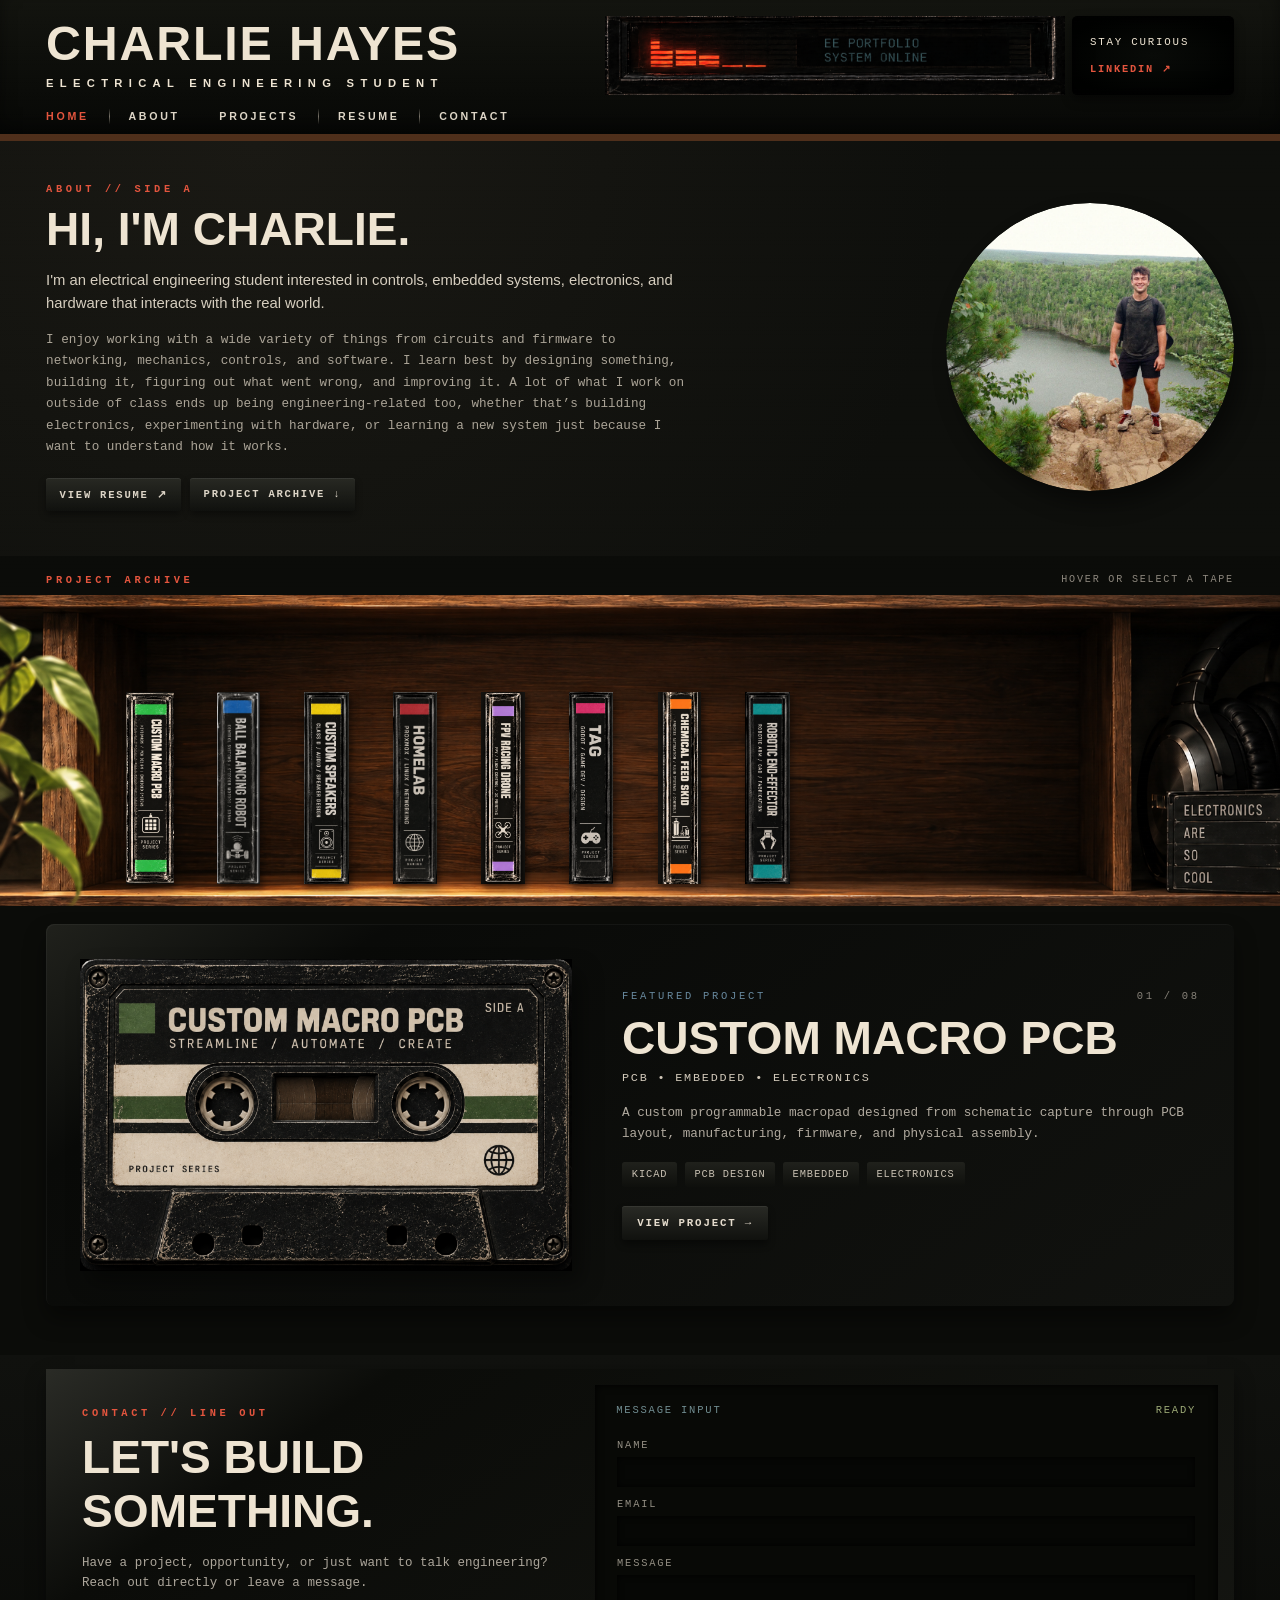
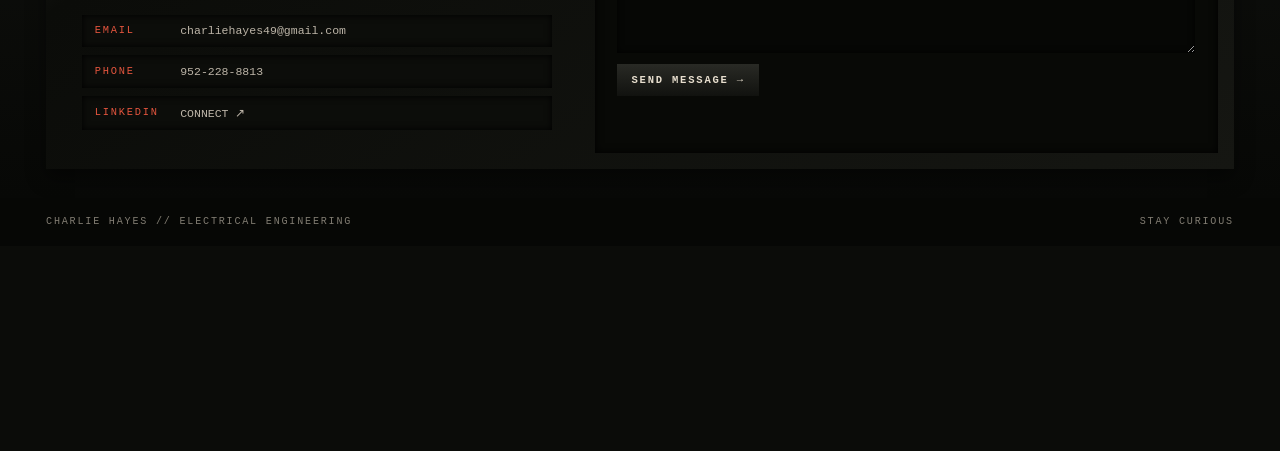
<file: index.html>
<!DOCTYPE html>
<html lang="en">

<head>
    <meta charset="UTF-8">

    <meta
        name="viewport"
        content="width=device-width, initial-scale=1.0"
    >

    <meta
        name="description"
        content="Charlie Hayes - Electrical Engineering portfolio."
    >

    <link rel="stylesheet" href="style.css">

    <title>Charlie Hayes | Electrical Engineering</title>
</head>


<body>


    <!-- =====================================================
         HEADER
         ===================================================== -->

    <header class="site-header">

        <div class="header-inner">

            <div class="header-top">

                <div class="name-area">

                    <h1>CHARLIE HAYES</h1>

                    <p>
                        ELECTRICAL ENGINEERING STUDENT
                    </p>

                </div>


                <div class="header-console">

                    <div class="display-image-wrapper">

                        <img
                            src="images/header/ee-portfolio-display.png"
                            alt="EE Portfolio System Online"
                            class="display-image"
                        >

                    </div>


                    <div class="header-side-box">

                        <p>
                            STAY CURIOUS
                        </p>

                        <a
                            href="https://www.linkedin.com/in/charlie-hayes-baa16534b/"
                            target="_blank"
                            rel="noopener noreferrer"
                        >
                            LINKEDIN ↗
                        </a>

                    </div>

                </div>

            </div>


            <nav class="main-nav">

                <a
                    href="index.html"
                    class="active"
                >
                    HOME
                </a>

                <a href="#about">
                    ABOUT
                </a>

                <a href="#projects">
                    PROJECTS
                </a>

                <a
                    href="assets/Charlie_Hayes_Resume.pdf"
                    target="_blank"
                    rel="noopener noreferrer"
                >
                    RESUME
                </a>

                <a href="#contact">
                    CONTACT
                </a>

            </nav>

        </div>

    </header>




    <main>


        <!-- =================================================
             ABOUT
             ================================================= -->

        <section
            class="about-section"
            id="about"
        >

            <div class="about-inner">

                <div class="about-copy">

                    <p class="section-label">
                        ABOUT // SIDE A
                    </p>

                    <h2>
                        HI, I'M CHARLIE.
                    </h2>

                    <p class="about-lead">

                        I'm an electrical engineering student interested in
                        controls, embedded systems, electronics, and hardware
                        that interacts with the real world.

                    </p>

                    <p class="about-body">

                        I enjoy working with a wide variety of things from
                        circuits and firmware to networking, mechanics,
                        controls, and software. I learn best by designing
                        something, building it, figuring out what went wrong,
                        and improving it. A lot of what I work on outside of
                        class ends up being engineering-related too, whether
                        that’s building electronics, experimenting with
                        hardware, or learning a new system just because I want
                        to understand how it works.

                    </p>


                    <div class="about-buttons">

                        <a
                            href="assets/Charlie_Hayes_Resume.pdf"
                            target="_blank"
                            rel="noopener noreferrer"
                            class="retro-button"
                        >
                            VIEW RESUME ↗
                        </a>

                        <a
                            href="#projects"
                            class="retro-button"
                        >
                            PROJECT ARCHIVE ↓
                        </a>

                    </div>

                </div>


                <div class="about-image-card">

                    <img
                        src="images/about/about-photo.jpeg"
                        alt="Charlie Hayes"
                    >

                </div>

            </div>

        </section>




        <!-- =================================================
             PROJECT ARCHIVE
             ================================================= -->

        <section
            class="projects-section"
            id="projects"
        >

            <div class="projects-heading">

                <p class="section-label">
                    PROJECT ARCHIVE
                </p>

                <p class="project-instruction">
                    HOVER OR SELECT A TAPE
                </p>

            </div>


            <div class="shelf-stage">

                <div class="cassette-row">


                    <!-- 1. MACRO PCB -->

                    <button
                        class="project-spine active"
                        data-project="macro"
                        type="button"
                        aria-label="Custom Macro PCB"
                    >

                        <img
                            src="images/cassettes/macro-spine.png"
                            alt="Custom Macro PCB cassette spine"
                        >

                    </button>



                    <!-- 2. BALL BALANCING ROBOT -->

                    <button
                        class="project-spine"
                        data-project="ballbalance"
                        type="button"
                        aria-label="Ball Balancing Robot"
                    >

                        <img
                            src="images/cassettes/ballbalance-spine.png"
                            alt="Ball Balancing Robot cassette spine"
                        >

                    </button>



                    <!-- 3. SPEAKERS -->

                    <button
                        class="project-spine"
                        data-project="speakers"
                        type="button"
                        aria-label="Custom Speakers"
                    >

                        <img
                            src="images/cassettes/speakers-spine.png"
                            alt="Custom Speakers cassette spine"
                        >

                    </button>



                    <!-- 4. HOMELAB -->

                    <button
                        class="project-spine"
                        data-project="homelab"
                        type="button"
                        aria-label="Custom Homelab"
                    >

                        <img
                            src="images/cassettes/homelab-spine.png"
                            alt="Custom Homelab cassette spine"
                        >

                    </button>



                    <!-- 5. FPV RACING DRONE -->

                    <button
                        class="project-spine"
                        data-project="drone"
                        type="button"
                        aria-label="FPV Racing Drone"
                    >

                        <img
                            src="images/cassettes/drone-spine.png"
                            alt="FPV Racing Drone cassette spine"
                        >

                    </button>



                    <!-- 6. TAG VIDEO GAME -->

                    <button
                        class="project-spine"
                        data-project="tag"
                        type="button"
                        aria-label="TAG Video Game"
                    >

                        <img
                            src="images/cassettes/tag-spine.png"
                            alt="TAG video game cassette spine"
                        >

                    </button>



                    <!-- 7. CHEMICAL FEED SKID -->

                    <button
                        class="project-spine"
                        data-project="skid"
                        type="button"
                        aria-label="Chemical Feed Skid"
                    >

                        <img
                            src="images/cassettes/skid-spine.png"
                            alt="Chemical Feed Skid cassette spine"
                        >

                    </button>



                    <!-- 8. ROBOT ARM TOOL -->

                    <button
                        class="project-spine"
                        data-project="robotarm"
                        type="button"
                        aria-label="Robotic Arm End Effector"
                    >

                        <img
                            src="images/cassettes/robotarm-spine.png"
                            alt="Robotic Arm End Effector cassette spine"
                        >

                    </button>

                </div>

            </div>

        </section>




        <!-- =================================================
             QUICK VIEW
             ================================================= -->

        <section class="project-preview">

            <div class="preview-image-area">

                <img
                    src="images/cassettes/macro-front.png"
                    alt="Custom Macro PCB cassette"
                    id="projectImage"
                    class="project-front-image"
                >

            </div>


            <div class="preview-info">

                <div class="preview-topline">

                    <span>
                        FEATURED PROJECT
                    </span>

                    <span id="projectNumber">
                        01 / 08
                    </span>

                </div>


                <h2 id="projectTitle">
                    CUSTOM MACRO PCB
                </h2>


                <p
                    class="project-category"
                    id="projectCategory"
                >
                    PCB • EMBEDDED • ELECTRONICS
                </p>


                <p
                    class="project-page-status"
                    id="projectPageStatus"
                ></p>


                <p
                    class="project-description"
                    id="projectDescription"
                >

                    A custom programmable macropad designed from schematic
                    capture through PCB layout, manufacturing, firmware,
                    and assembly.

                </p>


                <div
                    class="project-tags"
                    id="projectTags"
                >

                    <span>KICAD</span>
                    <span>PCB DESIGN</span>
                    <span>EMBEDDED</span>
                    <span>ELECTRONICS</span>

                </div>


                <a
                    href="projects/macro.html"
                    class="view-project"
                    id="projectLink"
                >
                    VIEW PROJECT →
                </a>

            </div>

        </section>




        <!-- =================================================
             CONTACT
             ================================================= -->

        <section
            class="contact-section"
            id="contact"
        >

            <div class="contact-console">

                <div class="contact-left">

                    <p class="section-label">
                        CONTACT // LINE OUT
                    </p>

                    <h2>
                        LET'S BUILD SOMETHING.
                    </h2>

                    <p>

                        Have a project, opportunity, or just want to talk
                        engineering? Reach out directly or leave a message.

                    </p>


                    <div class="contact-links">

                        <a href="mailto:charliehayes49@gmail.com">

                            <span>EMAIL</span>

                            <strong>
                                charliehayes49@gmail.com
                            </strong>

                        </a>


                        <a href="tel:+19522288813">

                            <span>PHONE</span>

                            <strong>
                                952-228-8813
                            </strong>

                        </a>


                        <a
                            href="https://www.linkedin.com/in/charlie-hayes-baa16534b/"
                            target="_blank"
                            rel="noopener noreferrer"
                        >

                            <span>LINKEDIN</span>

                            <strong>
                                CONNECT ↗
                            </strong>

                        </a>

                    </div>

                </div>



                <div class="message-panel">

                    <div class="message-header">

                        <span>
                            MESSAGE INPUT
                        </span>

                        <span class="ready">
                            READY
                        </span>

                    </div>


                    <form
                        action="https://formspree.io/f/mjyvadbp"
                        method="POST"
                    >

                        <input
                            type="hidden"
                            name="_subject"
                            value="New message from Charlie Hayes portfolio"
                        >


                        <label>

                            NAME

                            <input
                                type="text"
                                name="name"
                                required
                            >

                        </label>


                        <label>

                            EMAIL

                            <input
                                type="email"
                                name="email"
                                required
                            >

                        </label>


                        <label>

                            MESSAGE

                            <textarea
                                name="message"
                                rows="5"
                                required
                            ></textarea>

                        </label>


                        <button type="submit">
                            SEND MESSAGE →
                        </button>

                    </form>

                </div>

            </div>

        </section>




        <footer>

            <span>
                CHARLIE HAYES // ELECTRICAL ENGINEERING
            </span>

            <span>
                STAY CURIOUS
            </span>

        </footer>


    </main>



    <script src="script.js"></script>

</body>

</html>
</file>
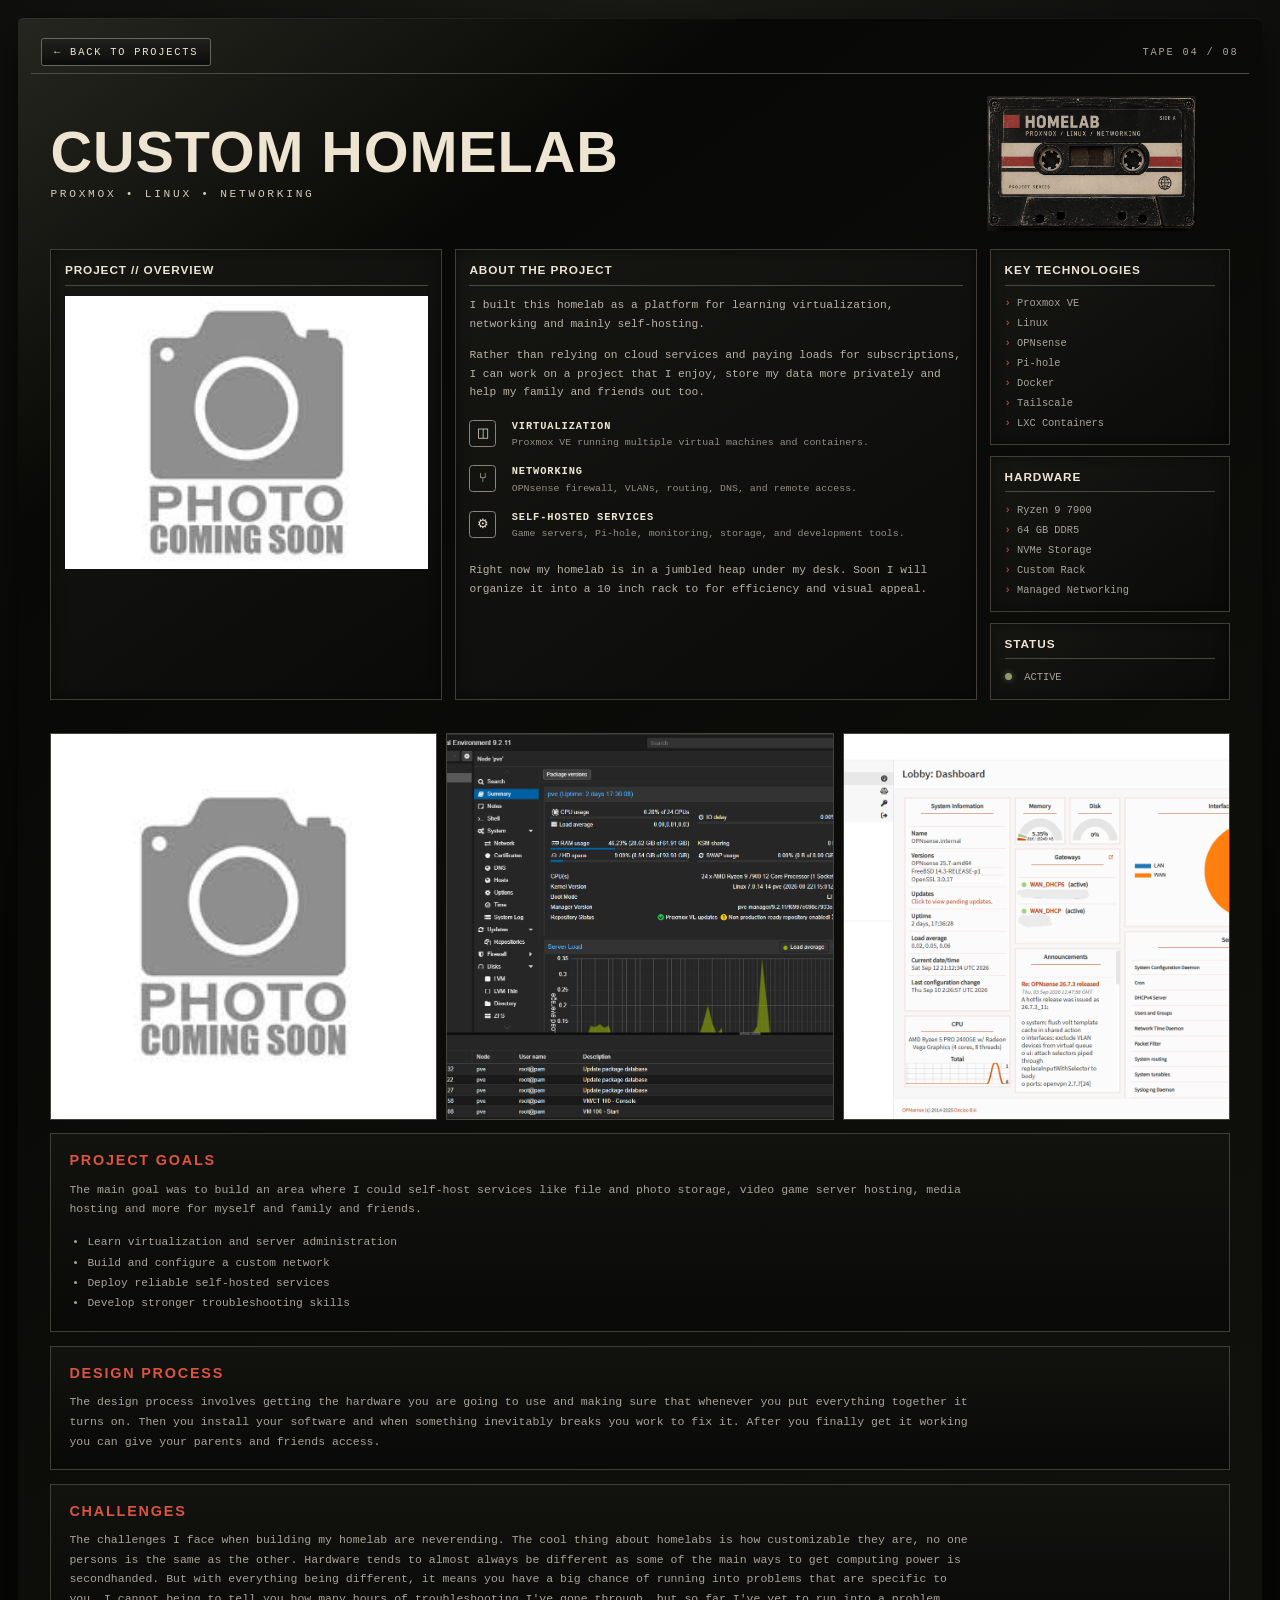
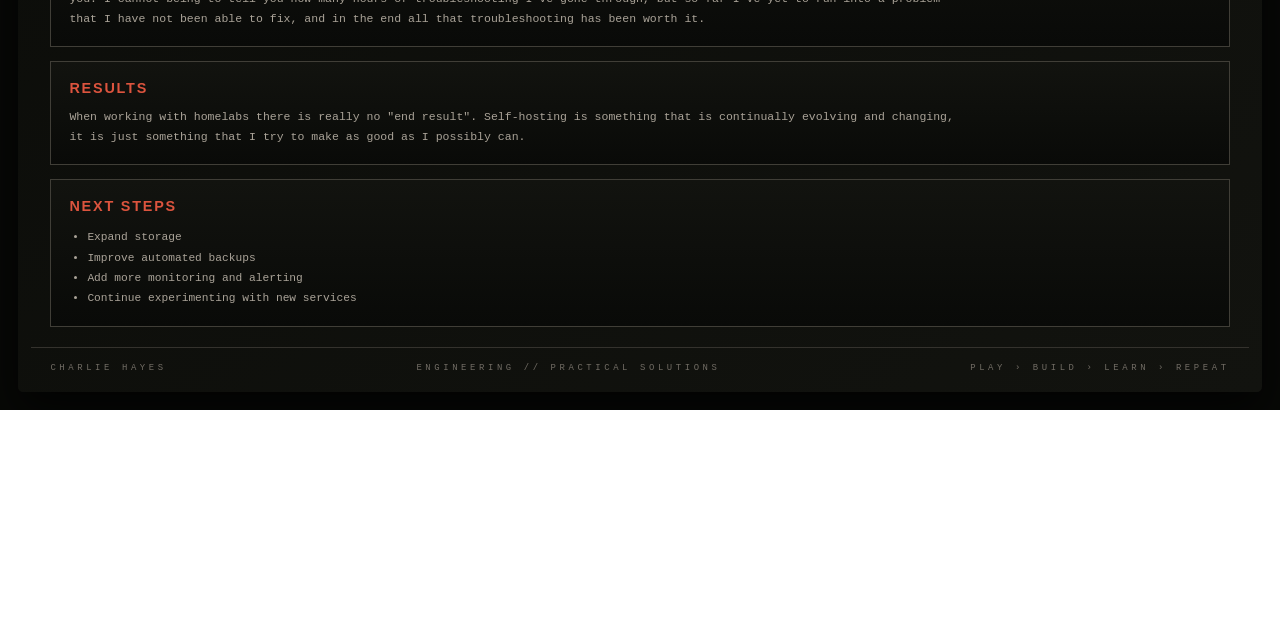
<file: projects/homelab.html>
<!DOCTYPE html>

<html lang="en">

<head>

    <meta charset="UTF-8">

    <meta
        name="viewport"
        content="width=device-width, initial-scale=1.0"
    >

    <link
        rel="stylesheet"
        href="project.css"
    >

    <title>
        Custom Homelab | Charlie Hayes
    </title>

</head>


<body>


    <main class="project-shell">


        <!-- =================================================
             TOP BAR
             ================================================= -->

        <div class="project-topbar">

            <a
                href="../index.html#projects"
                class="back-button"
            >
                ← BACK TO PROJECTS
            </a>


            <span class="tape-counter">
                TAPE 04 / 08
            </span>

        </div>




        <!-- =================================================
             PROJECT TITLE
             ================================================= -->

        <header class="project-heading">

            <div>

                <h1>
                    CUSTOM HOMELAB
                </h1>

                <p class="project-subtitle">
                    PROXMOX • LINUX • NETWORKING
                </p>

            </div>


            <img
                src="../images/cassettes/homelab-front.png"
                alt="Custom Homelab cassette"
                class="heading-cassette"
            >

        </header>




        <!-- =================================================
              CONTENT
             ================================================= -->

        <div class="project-grid">


            <!-- HERO IMAGE -->

            <section class="project-panel">

                <h2 class="panel-heading">
                    PROJECT // OVERVIEW
                </h2>


                <div class="project-hero">

                    <!-- Replace this with your own project photo -->

                    <img
                        src="../images/projects/homelab/main.jpg"
                        alt="Custom homelab server rack"
                    >

                </div>

            </section>




            <!-- ABOUT -->

            <section class="project-panel about-project">

                <h2 class="panel-heading">
                    ABOUT THE PROJECT
                </h2>


                <p>

                    I built this homelab as a platform for learning
                    virtualization, networking and mainly self-hosting.

                </p>


                <p>

                    Rather than relying on cloud services and paying loads
                    for subscriptions, I can work on a project that I enjoy,
                    store my data more privately and help my family and 
                    friends out too. 

                </p>



                <div class="feature-list">


                    <div class="feature">

                        <div class="feature-icon">
                            ◫
                        </div>

                        <div>

                            <strong>
                                VIRTUALIZATION
                            </strong>

                            <p>
                                Proxmox VE running multiple virtual
                                machines and containers.
                            </p>

                        </div>

                    </div>



                    <div class="feature">

                        <div class="feature-icon">
                            ⑂
                        </div>

                        <div>

                            <strong>
                                NETWORKING
                            </strong>

                            <p>
                                OPNsense firewall, VLANs, routing,
                                DNS, and remote access.
                            </p>

                        </div>

                    </div>



                    <div class="feature">

                        <div class="feature-icon">
                            ⚙
                        </div>

                        <div>

                            <strong>
                                SELF-HOSTED SERVICES
                            </strong>

                            <p>
                                Game servers, Pi-hole, monitoring,
                                storage, and development tools.
                            </p>

                        </div>

                    </div>


                </div>

                <p>

                    <br>
                    Right now my homelab is in a jumbled heap under my desk. Soon I will organize it into a 10 inch rack
                    to for efficiency and visual appeal. 

                </p>

            </section>




            <!-- SIDEBAR -->

            <aside class="sidebar">


                <section class="project-panel">

                    <h2 class="panel-heading">
                        KEY TECHNOLOGIES
                    </h2>

                    <ul class="sidebar-list">

                        <li>
                            Proxmox VE
                        </li>

                        <li>
                            Linux
                        </li>

                        <li>
                            OPNsense
                        </li>

                        <li>
                            Pi-hole
                        </li>

                        <li>
                            Docker
                        </li>

                        <li>
                            Tailscale
                        </li>

                        <li>
                            LXC Containers
                        </li>

                    </ul>

                </section>



                <section class="project-panel">

                    <h2 class="panel-heading">
                        HARDWARE
                    </h2>

                    <ul class="sidebar-list">

                        <li>
                            Ryzen 9 7900
                        </li>

                        <li>
                            64 GB DDR5
                        </li>

                        <li>
                            NVMe Storage
                        </li>

                        <li>
                            Custom Rack
                        </li>

                        <li>
                            Managed Networking
                        </li>

                    </ul>

                </section>



                <section class="project-panel status-panel">

                    <h2 class="panel-heading">
                        STATUS
                    </h2>

                    <p>
                        <span class="status-light"></span>

                        ACTIVE
                    </p>

                </section>


            </aside>


        </div>




        <!-- =================================================
             LOWER INFORMATION
             ================================================= -->

        <div class="project-lower">


            




            <!-- GALLERY -->

            <div class="gallery-grid">


                <div class="gallery-card">

                    <img
                        src="../images/projects/homelab/gallery-1.jpg"
                        alt="Homelab rack"
                    >

                </div>


                <div class="gallery-card">

                    <img
                        src="../images/projects/homelab/gallery-2.png"
                        alt="Homelab networking"
                    >

                </div>


                <div class="gallery-card">

                    <img
                        src="../images/projects/homelab/gallery-3.png"
                        alt="Homelab hardware"
                    >

                </div>


            </div>




            <!-- =================================================
                 PROJECT GOALS
                 ================================================= -->

            <section class="project-section">

                <h2>
                    PROJECT GOALS
                </h2>


                <p>

                    The main goal was to build an area where I could self-host services
                    like file and photo storage, video game server hosting, media hosting 
                    and more for myself and family and friends. 

                </p>


                <ul>

                    <li>
                        Learn virtualization and server administration
                    </li>

                    <li>
                        Build and configure a custom network
                    </li>

                    <li>
                        Deploy reliable self-hosted services
                    </li>

                    <li>
                        Develop stronger troubleshooting skills
                    </li>

                </ul>

            </section>




            <!-- =================================================
                 DESIGN PROCESS
                 ================================================= -->

            <section class="project-section">

                <h2>
                    DESIGN PROCESS
                </h2>


                <p>

                    The design process involves getting the hardware you are going to use
                    and making sure that whenever you put everything together it turns on.
                    Then you install your software and when something inevitably breaks
                    you work to fix it. After you finally get it working you can give your
                    parents and friends access.

                </p>

            </section>




            <!-- =================================================
                 CHALLENGES
                 ================================================= -->

            <section class="project-section">

                <h2>
                    CHALLENGES
                </h2>


                <p>

                    The challenges I face when building my homelab are neverending.
                    The cool thing about homelabs is how customizable they are,
                    no one persons is the same as the other. Hardware tends to almost 
                    always be different as some of the main ways to get computing power is
                    secondhanded. But with everything being different, it means you have a 
                    big chance of running into problems that are specific to you. I cannot 
                    being to tell you how many hours of troubleshooting I've gone through, 
                    but so far I've yet to run into a problem that I have not been able to fix, and
                    in the end all that troubleshooting has been worth it.

                </p>

            </section>




            <!-- =================================================
                 RESULTS
                 ================================================= -->

            <section class="project-section">

                <h2>
                    RESULTS
                </h2>


                <p>

                    When working with homelabs there is really no "end result".
                    Self-hosting is something that is continually evolving and 
                    changing, it is just something that I try to make as 
                    good as I possibly can. 

                </p>

            </section>




            <!-- =================================================
                 FUTURE IMPROVEMENTS
                 ================================================= -->

            <section class="project-section">

                <h2>
                    NEXT STEPS
                </h2>


                <ul>

                    <li>
                        Expand storage
                    </li>

                    <li>
                        Improve automated backups
                    </li>

                    <li>
                        Add more monitoring and alerting
                    </li>

                    <li>
                        Continue experimenting with new services
                    </li>

                </ul>

            </section>


        </div>




        <!-- =================================================
             FOOTER
             ================================================= -->

        <footer class="project-footer">

            <span>
                CHARLIE HAYES
            </span>

            <span>
                ENGINEERING // PRACTICAL SOLUTIONS
            </span>

            <span>
                PLAY › BUILD › LEARN › REPEAT
            </span>

        </footer>


    </main>


</body>

</html>
</file>
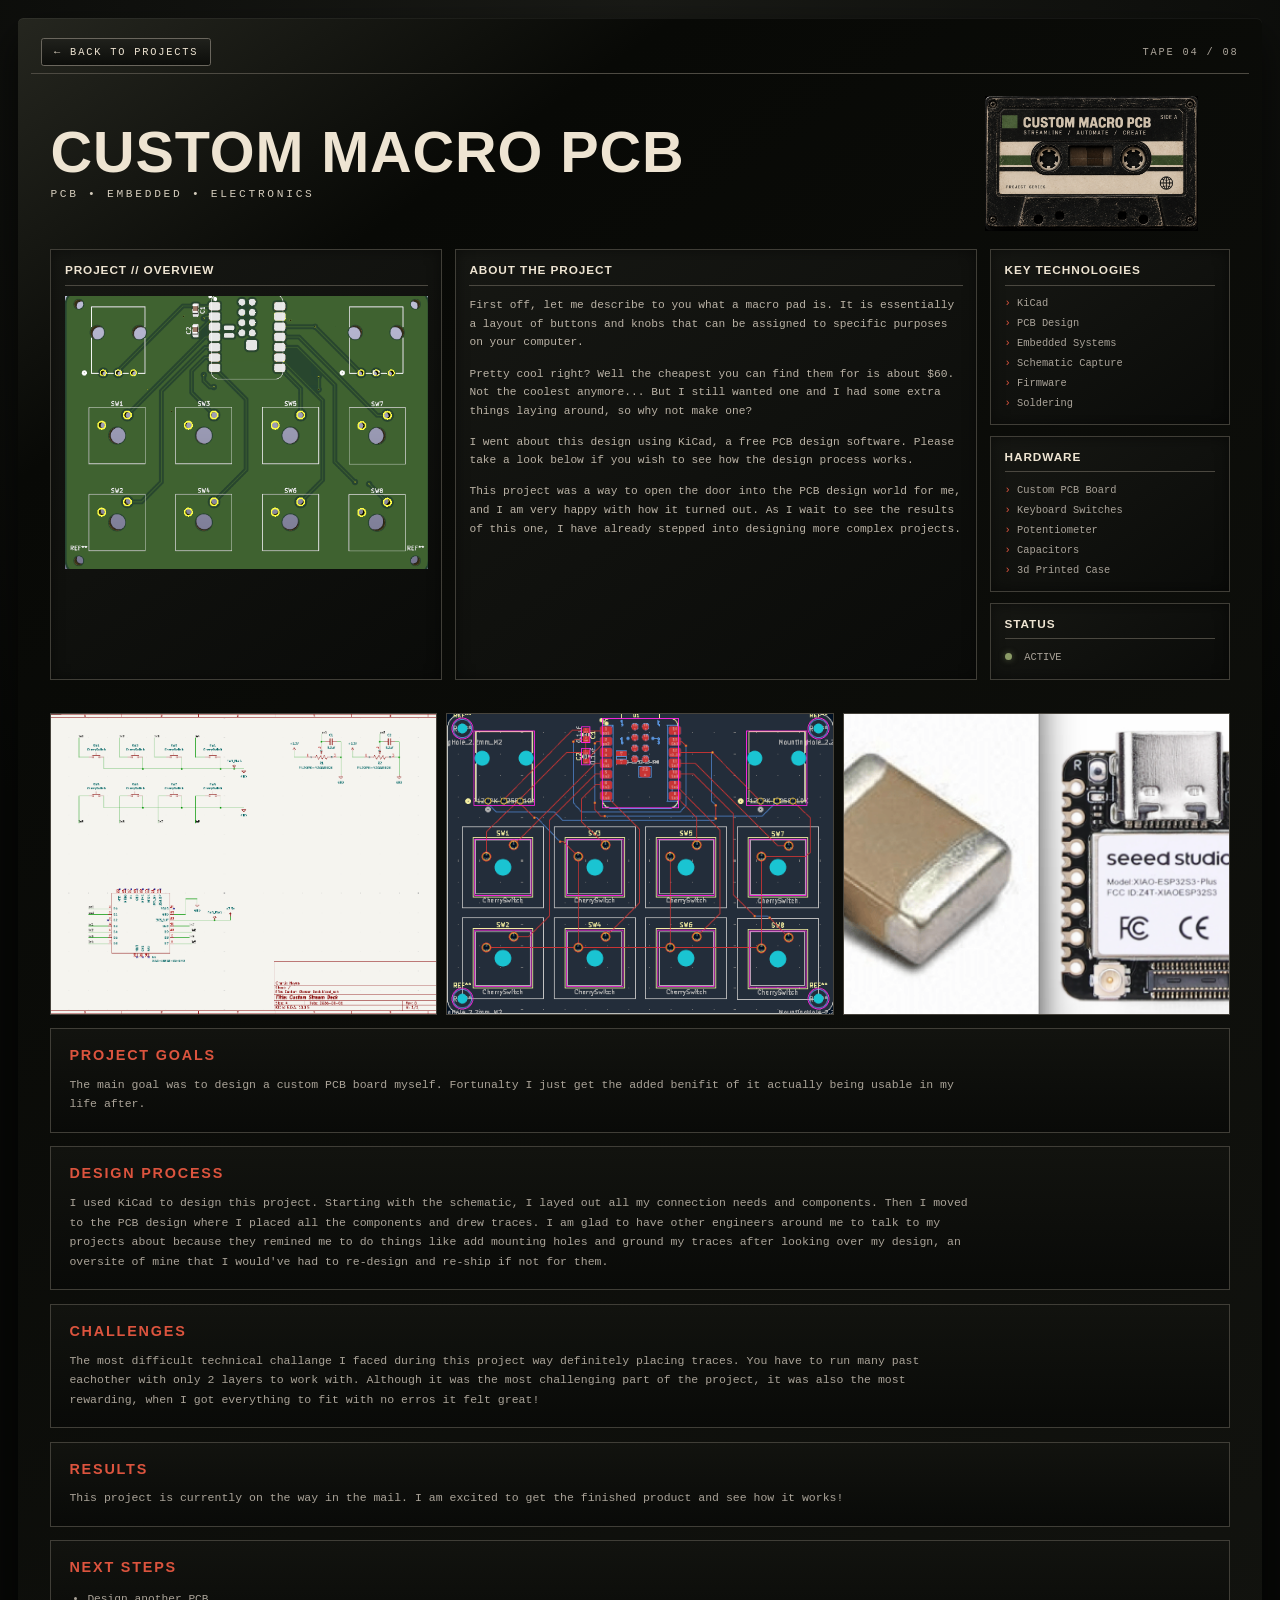
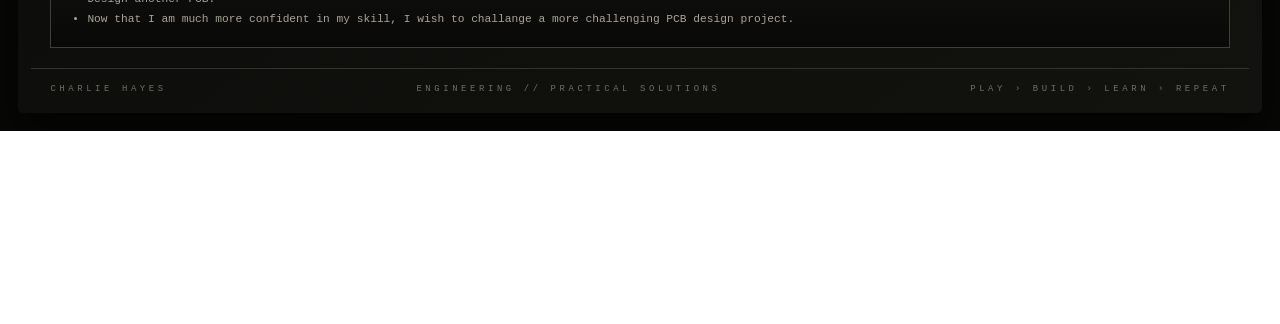
<file: projects/macro.html>
<!DOCTYPE html>

<html lang="en">

<head>

    <meta charset="UTF-8">

    <meta
        name="viewport"
        content="width=device-width, initial-scale=1.0"
    >

    <link
        rel="stylesheet"
        href="project.css"
    >

    <title>
        CUSTOM MACRO PCB | Charlie Hayes
    </title>

</head>


<body>


    <main class="project-shell">


        <!-- =================================================
             TOP BAR
             ================================================= -->

        <div class="project-topbar">

            <a
                href="../index.html#projects"
                class="back-button"
            >
                ← BACK TO PROJECTS
            </a>


            <span class="tape-counter">
                TAPE 04 / 08
            </span>

        </div>




        <!-- =================================================
             PROJECT TITLE
             ================================================= -->

        <header class="project-heading">

            <div>

                <h1>
                    CUSTOM MACRO PCB
                </h1>

                <p class="project-subtitle">
                    PCB • EMBEDDED • ELECTRONICS
                </p>

            </div>


            <img
                src="../images/cassettes/macro-front.png"
                alt="Custom Homelab cassette"
                class="heading-cassette"
            >

        </header>




        <!-- =================================================
             MAIN CONTENT
             ================================================= -->

        <div class="project-grid">


            <!-- HERO IMAGE -->

            <section class="project-panel">

                <h2 class="panel-heading">
                    PROJECT // OVERVIEW
                </h2>


                <div class="project-hero">

                    <!-- Replace this with your own project photo -->

                    <img
                        src="../images/projects/macro/main.png"
                        alt="Custom homelab server rack"
                    >

                </div>

            </section>




            <!-- ABOUT -->

            <section class="project-panel about-project">

                <h2 class="panel-heading">
                    ABOUT THE PROJECT
                </h2>


                <p>

                    First off, let me describe to you what a macro pad is. It is essentially
                    a layout of buttons and knobs that can be assigned to specific purposes
                    on your computer.

                </p>


                <p>

                    Pretty cool right? Well the cheapest you can find them for is about $60. 
                    Not the coolest anymore... But I still wanted one and I had some extra
                    things laying around, so why not make one?

                </p>

                <p>

                    I went about this design using KiCad, a free PCB design software. Please 
                    take a look below if you wish to see how the design process works. 

                </p>

                <p>

                    This project was a way to open the door into the PCB design world for me, 
                    and I am very happy with how it turned out. As I wait to see the results 
                    of this one, I have already stepped into designing more complex projects.

                </p>

               </section>

            <!-- SIDEBAR -->

            <aside class="sidebar">


                <section class="project-panel">

                    <h2 class="panel-heading">
                        KEY TECHNOLOGIES
                    </h2>

                    <ul class="sidebar-list">

                        <li>
                            KiCad
                        </li>

                        <li>
                            PCB Design
                        </li>

                        <li>
                            Embedded Systems
                        </li>

                        <li>
                            Schematic Capture
                        </li>

                        <li>
                            Firmware
                        </li>

                        <li>
                            Soldering
                        </li>
                            

                    </ul>

                </section>



                <section class="project-panel">

                    <h2 class="panel-heading">
                        HARDWARE
                    </h2>

                    <ul class="sidebar-list">

                        <li>
                            Custom PCB Board
                        </li>

                        <li>
                            Keyboard Switches
                        </li>

                        <li>
                            Potentiometer
                        </li>

                        <li>
                            Capacitors
                        </li>

                        <li>
                            3d Printed Case
                        </li>

                    </ul>

                </section>



                <section class="project-panel status-panel">

                    <h2 class="panel-heading">
                        STATUS
                    </h2>

                    <p>
                        <span class="status-light"></span>

                        ACTIVE
                    </p>

                </section>


            </aside>


        </div>




        <!-- =================================================
             LOWER INFORMATION
             ================================================= -->

        <div class="project-lower">


            




            <!-- GALLERY -->

            <div class="gallery-grid">


                <div class="gallery-card">

                    <img
                        src="../images/projects/macro/gallery-1.png"
                        alt="Homelab rack"
                    >

                </div>


                <div class="gallery-card">

                    <img
                        src="../images/projects/macro/gallery-2.png"
                        alt="Homelab networking"
                    >

                </div>


                <div class="gallery-card">

                    <img
                        src="../images/projects/macro/gallery-3.png"
                        alt="Homelab hardware"
                    >

                </div>


            </div>




            <!-- =================================================
                 PROJECT GOALS
                 ================================================= -->

            <section class="project-section">

                <h2>
                    PROJECT GOALS
                </h2>


                <p>

                    The main goal was to design a custom PCB board
                    myself. Fortunalty I just get the added benifit 
                    of it actually being usable in my life after. 
                    

                </p>


              

            </section>




            <!-- =================================================
                 DESIGN PROCESS
                 ================================================= -->

            <section class="project-section">

                <h2>
                    DESIGN PROCESS
                </h2>


                <p>

                    I used KiCad to design this project. Starting
                    with the schematic, I layed out all my connection 
                    needs and components. Then I moved to the PCB design 
                    where I placed all the components and drew traces.
                    I am glad to have other engineers around me to talk to
                    my projects about because they remined me to do things like 
                    add mounting holes and ground my traces after looking over 
                    my design, an oversite of mine that I would've had to 
                    re-design and re-ship if not for them. 

                </p>

            </section>




            <!-- =================================================
                 CHALLENGES
                 ================================================= -->

            <section class="project-section">

                <h2>
                    CHALLENGES
                </h2>


                <p>

                    The most difficult technical challange I faced during 
                    this project way definitely placing traces. You have to run 
                    many past eachother with only 2 layers to work with. Although it
                    was the most challenging part of the project, it was also the 
                    most rewarding, when I got everything to fit with no erros
                    it felt great!

                </p>

            </section>




            <!-- =================================================
                 RESULTS
                 ================================================= -->

            <section class="project-section">

                <h2>
                    RESULTS
                </h2>


                <p>

                    This project is currently on the way in the mail.
                    I am excited to get the finished product and 
                    see how it works!

                </p>

            </section>




            <!-- =================================================
                 FUTURE IMPROVEMENTS
                 ================================================= -->

            <section class="project-section">

                <h2>
                    NEXT STEPS
                </h2>


                <ul>

                    <li>
                        Design another PCB. 
                    </li>

                    <li>
                        Now that I am much more confident in my skill, I wish
                        to challange a more challenging PCB design project. 
                    </li>

                  

                </ul>

            </section>


        </div>




        <!-- =================================================
             FOOTER
             ================================================= -->

        <footer class="project-footer">

            <span>
                CHARLIE HAYES
            </span>

            <span>
                ENGINEERING // PRACTICAL SOLUTIONS
            </span>

            <span>
                PLAY › BUILD › LEARN › REPEAT
            </span>

        </footer>


    </main>


</body>

</html>
</file>
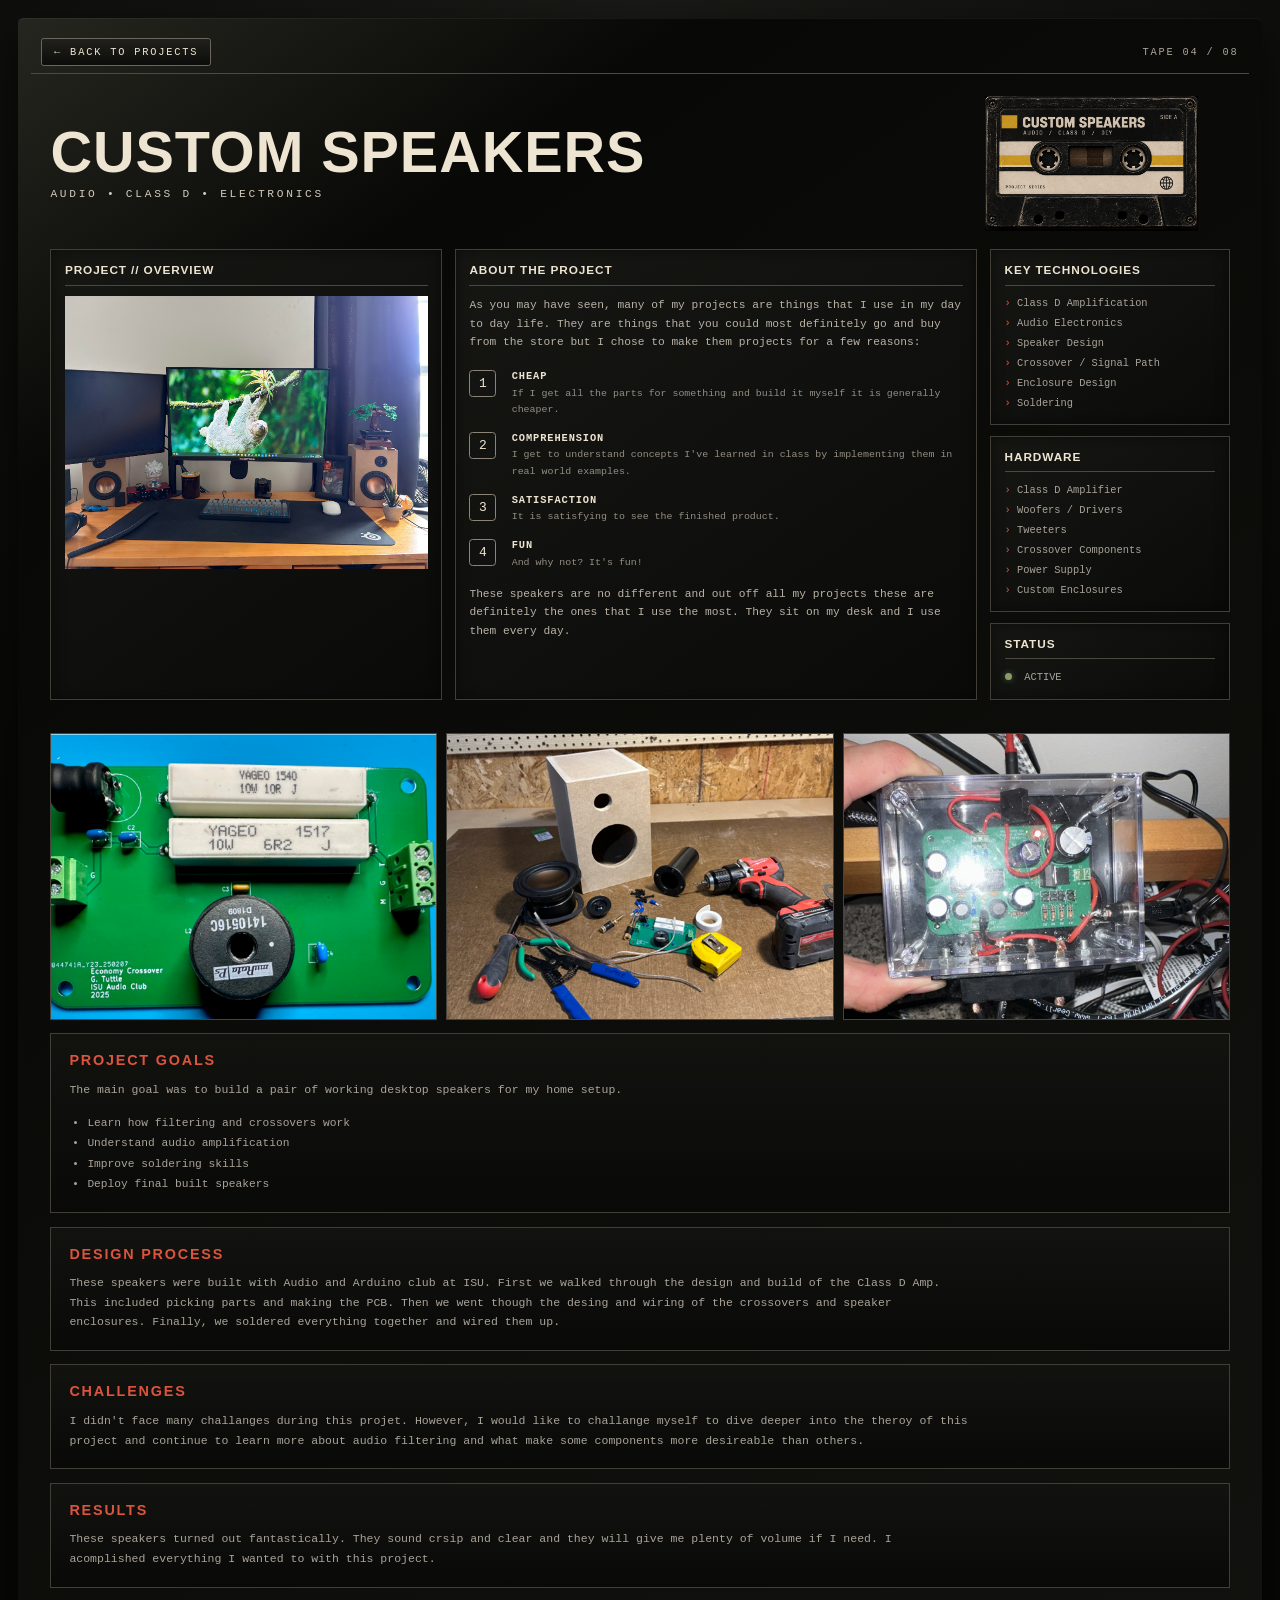
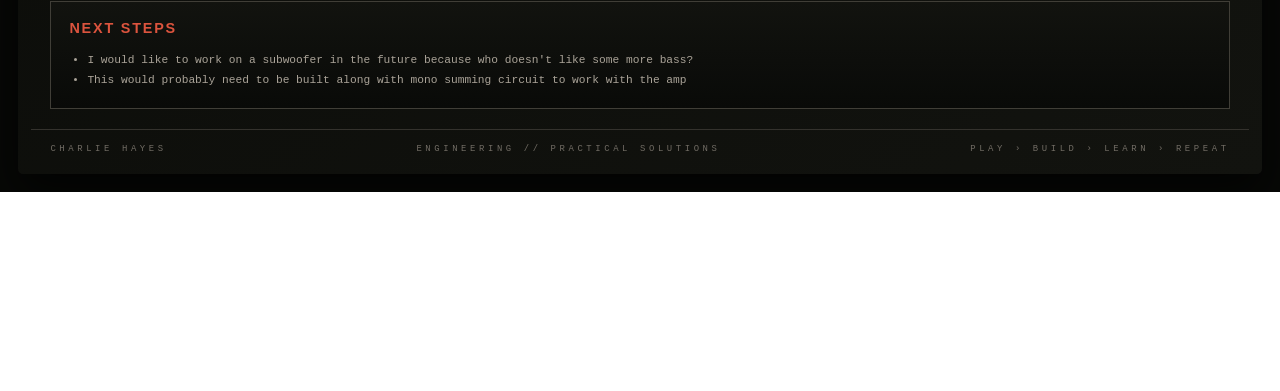
<file: projects/speakers.html>
<!DOCTYPE html>

<html lang="en">

<head>

    <meta charset="UTF-8">

    <meta
        name="viewport"
        content="width=device-width, initial-scale=1.0"
    >

    <link
        rel="stylesheet"
        href="project.css"
    >

    <title>
        Custom Speakers | Charlie Hayes
    </title>

</head>


<body>


    <main class="project-shell">


        <!-- =================================================
             TOP BAR
             ================================================= -->

        <div class="project-topbar">

            <a
                href="../index.html#projects"
                class="back-button"
            >
                ← BACK TO PROJECTS
            </a>


            <span class="tape-counter">
                TAPE 04 / 08
            </span>

        </div>




        <!-- =================================================
             PROJECT TITLE
             ================================================= -->

        <header class="project-heading">

            <div>

                <h1>
                    CUSTOM SPEAKERS
                </h1>

                <p class="project-subtitle">
                    AUDIO • CLASS D • ELECTRONICS
                </p>

            </div>


            <img
                src="../images/cassettes/speakers-front.png"
                alt="Custom Speakers cassette"
                class="heading-cassette"
            >

        </header>




        <!-- =================================================
             MAIN CONTENT
             ================================================= -->

        <div class="project-grid">


            <!-- HERO IMAGE -->

            <section class="project-panel">

                <h2 class="panel-heading">
                    PROJECT // OVERVIEW
                </h2>


                <div class="project-hero">

                    <!-- Replace this with your own project photo -->

                    <img
                        src="../images/projects/speakers/main.jpg"
                        alt="Custom speakers"
                    >

                </div>

            </section>




            <!-- ABOUT -->

            <section class="project-panel about-project">

                <h2 class="panel-heading">
                    ABOUT THE PROJECT
                </h2>


                <p>

                    As you may have seen, many of my projects are things
                    that I use in my day to day life. They are things 
                    that you could most definitely go and buy from the store
                    but I chose to make them projects for a few reasons:

                </p>

              
                <div class="feature-list">


                    <div class="feature">

                        <div class="feature-icon">
                            1
                        </div>

                        <div>

                            <strong>
                                CHEAP
                            </strong>
                            
                            <p>
                                If I get all the parts for something and build it myself it is generally cheaper.
                            </p>

                        </div>

                    </div>


                     <div class="feature">

                        <div class="feature-icon">
                            2
                        </div>

                        <div>

                             <strong>
                                COMPREHENSION
                            </strong>
                            
                            <p>
                                I get to understand concepts I've learned in class by implementing them in real world examples.
                            </p>

                        </div>

                    </div>


                     <div class="feature">

                        <div class="feature-icon">
                            3
                        </div>

                        <div>

                            <strong>
                                SATISFACTION
                            </strong>
                            
                            <p>
                                It is satisfying to see the finished product.
                            </p>

                        </div>

                    </div>


                     <div class="feature">

                        <div class="feature-icon">
                            4
                        </div>

                        <div>

                            <strong>
                                FUN
                            </strong>
                            
                            <p>
                                And why not? It's fun!
                            </p>

                        </div>

                    </div>

                 

                <p>

                    These speakers are no different and out off all my projects these are
                    definitely the ones that I use the most. They sit on my desk and I 
                    use them every day.

                </p>



               

            </section>




            <!-- SIDEBAR -->

            <aside class="sidebar">


                <section class="project-panel">

                    <h2 class="panel-heading">
                        KEY TECHNOLOGIES
                    </h2>

                    <ul class="sidebar-list">

                        <li>
                            Class D Amplification
                        </li>

                        <li>
                            Audio Electronics
                        </li>

                        <li>
                            Speaker Design
                        </li>

                        <li>
                            Crossover / Signal Path
                        </li>

                        <li>
                            Enclosure Design
                        </li>

                        <li>
                            Soldering
                        </li>
                        
                    </ul>

                </section>



                <section class="project-panel">

                    <h2 class="panel-heading">
                        HARDWARE
                    </h2>

                    <ul class="sidebar-list">

                        <li>
                            Class D Amplifier
                        </li>

                        <li>
                            Woofers / Drivers
                        </li>

                        <li>
                            Tweeters
                        </li>

                        <li>
                            Crossover Components
                        </li>

                        <li>
                            Power Supply
                        </li>

                        <li>
                            Custom Enclosures
                        </li>

                        
                    </ul>

                </section>



                <section class="project-panel status-panel">

                    <h2 class="panel-heading">
                        STATUS
                    </h2>

                    <p>
                        <span class="status-light"></span>

                        ACTIVE
                    </p>

                </section>


            </aside>


        </div>




        <!-- =================================================
             LOWER INFORMATION
             ================================================= -->

        <div class="project-lower">


            




            <!-- GALLERY -->

            <div class="gallery-grid">


                <div class="gallery-card">

                    <img
                        src="../images/projects/speakers/gallery-1.png"
                        alt="speakers crossover"
                    >

                </div>


                <div class="gallery-card">

                    <img
                        src="../images/projects/speakers/gallery-2.png"
                        alt="speakers assembely"
                    >

                </div>


                <div class="gallery-card">

                    <img
                        src="../images/projects/speakers/gallery-3.png"
                        alt="amplifier"
                    >

                </div>


            </div>




            <!-- =================================================
                 PROJECT GOALS
                 ================================================= -->

            <section class="project-section">

                <h2>
                    PROJECT GOALS
                </h2>


                <p>

                    The main goal was to build a pair of working
                    desktop speakers for my home setup.

                </p>


                <ul>

                    <li>
                        Learn how filtering and crossovers work
                    </li>

                    <li>
                        Understand audio amplification
                    </li>

                    <li>
                        Improve soldering skills
                    </li>

                    <li>
                        Deploy final built speakers
                    </li>

                </ul>

            </section>




            <!-- =================================================
                 DESIGN PROCESS
                 ================================================= -->

            <section class="project-section">

                <h2>
                    DESIGN PROCESS
                </h2>


                <p>

                    These speakers were built with Audio and Arduino 
                    club at ISU. First we walked through the design and build of 
                    the Class D Amp. This included picking parts and making the PCB.
                    Then we went though the desing and wiring of the crossovers and 
                    speaker enclosures. Finally, we soldered everything together and 
                    wired them up.

                </p>

            </section>




            <!-- =================================================
                 CHALLENGES
                 ================================================= -->

            <section class="project-section">

                <h2>
                    CHALLENGES
                </h2>


                <p>

                    I didn't face many challanges during this projet. However,
                    I would like to challange myself to dive deeper into the theroy
                    of this project and continue to learn more about audio filtering
                    and what make some components more desireable than others.

                </p>

            </section>




            <!-- =================================================
                 RESULTS
                 ================================================= -->

            <section class="project-section">

                <h2>
                    RESULTS
                </h2>


                <p>

                    These speakers turned out fantastically. They sound crsip and
                    clear and they will give me plenty of volume if I need. I 
                    acomplished everything I wanted to with this project. 

                </p>

            </section>




            <!-- =================================================
                 FUTURE IMPROVEMENTS
                 ================================================= -->

            <section class="project-section">

                <h2>
                    NEXT STEPS
                </h2>


                <ul>

                    <li>
                        I would like to work on a subwoofer in the future because who 
                        doesn't like some more bass?
                    </li>

                    <li>
                        This would probably need to be built along with mono summing
                        circuit to work with the amp
                    </li>
                    

                </ul>

            </section>


        </div>




        <!-- =================================================
             FOOTER
             ================================================= -->

        <footer class="project-footer">

            <span>
                CHARLIE HAYES
            </span>

            <span>
                ENGINEERING // PRACTICAL SOLUTIONS
            </span>

            <span>
                PLAY › BUILD › LEARN › REPEAT
            </span>

        </footer>


    </main>


</body>

</html>
</file>
<file: style.css>
:root {
    --background: #0b0c09;
    --cream: #eee4d2;
    --muted: #aba497;
    --red: #e4553e;
    --blue: #66859a;

    --page-padding:
        clamp(
            20px,
            4vw,
            78px
        );

    --max-width: 1740px;
}



/* =========================================================
   RESET
   ========================================================= */

* {
    box-sizing: border-box;
    margin: 0;
    padding: 0;
}



html {
    scroll-behavior: smooth;
    zoom: 0.9;
}



body {
    min-height: 100vh;
    overflow-x: hidden;

    color: var(--cream);

    font-family:
        Arial,
        Helvetica,
        sans-serif;

    background: #0b0c09;
}



button,
input,
textarea {
    font: inherit;
}



button {
    color: inherit;
}



/* =========================================================
   TEXTURE
   ========================================================= */

body::before {
    content: "";

    position: fixed;
    inset: 0;

    z-index: 999;

    pointer-events: none;

    opacity: 0.022;

    background:
        repeating-linear-gradient(
            0deg,
            rgba(255,255,255,0.12) 0,
            rgba(255,255,255,0.12) 1px,
            transparent 1px,
            transparent 4px
        );
}



/* =========================================================
   HEADER
   ========================================================= */

.site-header {
    padding:
        18px
        var(--page-padding)
        13px;

    background:
        linear-gradient(
            #13140f,
            #070806
        );

    box-shadow:
        inset 0 -10px 18px rgba(0,0,0,0.4);
}



.header-inner {
    width: 100%;

    max-width: var(--max-width);

    margin: auto;
}



.header-top {
    display: grid;

    grid-template-columns:
        minmax(520px, 0.9fr)
        minmax(650px, 1.1fr);

    gap: 50px;

    align-items: center;
}



/* =========================================================
   NAME
   ========================================================= */

.name-area h1 {
    white-space: nowrap;

    font-size:
        clamp(
            3.2rem,
            4.2vw,
            5rem
        );

    line-height: 0.9;

    letter-spacing: 2px;
}



.name-area p {
    margin-top: 13px;

    font-size: 0.78rem;

    font-weight: bold;

    letter-spacing: 7px;
}



/* =========================================================
   HEADER DISPLAY
   ========================================================= */

.header-console {
    display: grid;

    grid-template-columns:
        minmax(0, 1fr)
        180px;

    gap: 8px;

    align-items: stretch;
}



.display-image-wrapper {
    min-width: 0;

    overflow: hidden;

    display: flex;

    align-items: center;
}



.display-image {
    display: block;

    width: 100%;

    height: auto;

    object-fit: contain;
}



.header-side-box {
    padding: 20px;

    display: flex;

    flex-direction: column;

    justify-content: center;

    border-radius: 6px;

    background:
        radial-gradient(
            ellipse at center,
            #090b08,
            #010201 78%
        );

    box-shadow:
        inset 0 0 22px #000,
        0 5px 12px rgba(0,0,0,0.45);
}



.header-side-box p {
    font-family:
        "Courier New",
        monospace;

    font-size: 0.75rem;

    letter-spacing: 2px;
}



.header-side-box a {
    width: fit-content;

    margin-top: 15px;

    color: var(--red);

    text-decoration: none;

    font-family:
        "Courier New",
        monospace;

    font-size: 0.72rem;

    font-weight: bold;

    letter-spacing: 2px;
}



/* =========================================================
   NAVIGATION
   ========================================================= */

.main-nav {
    margin-top: 17px;

    display: flex;

    flex-wrap: wrap;

    align-items: center;
}



.main-nav a {
    position: relative;

    padding:
        0
        22px;

    color: #ded6c7;

    text-decoration: none;

    font-size: 0.74rem;

    font-weight: bold;

    letter-spacing: 3px;
}



.main-nav a:first-child {
    padding-left: 0;
}



.main-nav a + a::before {
    content: "";

    position: absolute;

    left: 0;

    top: 50%;

    width: 1px;

    height: 17px;

    transform:
        translateY(-50%);

    background:
        linear-gradient(
            transparent,
            #777268,
            transparent
        );
}



.main-nav a:hover,
.main-nav a.active {
    color: var(--red);
}



/* =========================================================
   GENERIC LABEL
   ========================================================= */

.section-label {
    color: var(--red);

    font-family:
        "Courier New",
        monospace;

    font-size: 0.72rem;

    font-weight: bold;

    letter-spacing: 4px;
}



/* =========================================================
   ABOUT
   ========================================================= */

.about-section {
    padding:
        47px
        var(--page-padding)
        50px;

    background:
        radial-gradient(
            circle at 20% 0%,
            #1a1914,
            #0e0f0c 63%
        );

    border-top:
        8px
        solid
        #4f2f1b;
}



.about-inner {
    width: 100%;

    max-width: 1500px;

    margin: auto;

    display: grid;

    grid-template-columns:
        1.15fr
        0.85fr;

    gap: 70px;

    align-items: center;
}



.about-copy h2 {
    max-width: 800px;

    margin-top: 14px;

    font-size:
        clamp(
            2.6rem,
            4vw,
            4.7rem
        );

    line-height: 0.94;
}



.about-lead {
    max-width: 720px;

    margin-top: 20px;

    color: #d6cebf;

    font-size: 1.03rem;

    line-height: 1.55;
}



.about-body {
    max-width: 730px;

    margin-top: 15px;

    color: var(--muted);

    font-family:
        "Courier New",
        monospace;

    font-size: 0.88rem;

    line-height: 1.7;
}



.about-buttons {
    margin-top: 22px;

    display: flex;

    gap: 10px;

    flex-wrap: wrap;
}


.about-image-card {
    width: 320px;
    height: 320px;

    margin-left: auto;

    overflow: hidden;

    border-radius: 50%;

    background: #0b0c09;

    box-shadow:
        10px 14px 24px rgba(0,0,0,0.45);
}


.about-image-card img {
    display: block;

    width: 100%;
    height: 100%;

    object-fit: cover;
    object-position: center;

    border-radius: 50%;
}



.retro-button {
    padding:
        11px
        15px;

    color: #ddd5c7;

    text-decoration: none;

    font-family:
        "Courier New",
        monospace;

    font-size: 0.73rem;

    font-weight: bold;

    letter-spacing: 2px;

    border-radius: 3px;

    background:
        linear-gradient(
            #282923,
            #10110e
        );

    box-shadow:
        inset 0 1px 0 rgba(255,255,255,0.07),
        0 4px 8px rgba(0,0,0,0.4);
}



/* =========================================================
   INTEREST CARD
   ========================================================= */

.interest-card {
    padding: 13px;

    transform:
        rotate(0.3deg);

    border-radius: 7px;

    background:
        linear-gradient(
            #282923,
            #0d0e0b
        );

    box-shadow:
        10px 14px 22px rgba(0,0,0,0.4);
}



.interest-paper {
    padding:
        23px
        26px;

    color: #191710;

    background:
        linear-gradient(
            100deg,
            #c6b99f,
            #e9dec8 45%,
            #cbbda2
        );
}



.interest-heading {
    display: flex;

    justify-content: space-between;

    font-family:
        "Courier New",
        monospace;

    font-size: 0.72rem;

    font-weight: bold;

    letter-spacing: 2px;
}



.interest-rule {
    height: 2px;

    margin:
        12px
        0;

    background: #222019;
}



.interests {
    display: grid;

    grid-template-columns:
        1fr
        1fr;

    gap:
        5px
        25px;
}



.interests > div {
    padding:
        10px
        0;

    display: grid;

    grid-template-columns:
        30px
        1fr;

    column-gap: 6px;

    border-bottom:
        1px
        dashed
        rgba(20,20,15,0.25);
}



.interests span {
    grid-row:
        1
        /
        3;

    color: #776851;

    font-family:
        "Courier New",
        monospace;

    font-size: 0.7rem;
}



.interests strong {
    font-size: 0.84rem;
}



.interests p {
    margin-top: 4px;

    color: #62594d;

    font-family:
        "Courier New",
        monospace;

    font-size: 0.69rem;
}



.interest-footer {
    margin-top: 14px;

    color: #685d4d;

    font-family:
        "Courier New",
        monospace;

    font-size: 0.68rem;

    letter-spacing: 2px;
}



/* =========================================================
   PROJECTS
   ========================================================= */

.projects-section {
    padding-top: 20px;

    background: #0b0c09;
}



.projects-heading {
    width: 100%;

    max-width: 1500px;

    margin: auto;

    padding:
        0
        var(--page-padding)
        11px;

    display: flex;

    justify-content: space-between;
}



.project-instruction {
    color: #8d877d;

    font-family:
        "Courier New",
        monospace;

    font-size: 0.7rem;

    letter-spacing: 2px;
}

.project-page-status {
    display: none;

    margin-top: 10px;

    color: #e4553e;

    font-family:
        "Courier New",
        monospace;

    font-size: 0.72rem;

    font-weight: bold;

    letter-spacing: 2px;
}



/* =========================================================
   SHELF BACKGROUND
   ========================================================= */

.shelf-stage {
    position: relative;

    width: 100%;

    aspect-ratio:
        1916
        /
        465;

    overflow: hidden;

    background-image:
        url("images/shelf/project-shelf-background.png");

    background-size:
        100%
        auto;

    background-position:
        center
        center;

    background-repeat:
        no-repeat;
}



/* =========================================================
   CASSETTE ROW
   ========================================================= */

.cassette-row {
    position: absolute;

    left: 8%;

    right: 10%;

    bottom: 7%;

    height: 62%;

    display: flex;

    align-items: flex-end;

    gap: 0;
}



/* =========================================================
   CASSETTES
   ========================================================= */

.project-spine {
    position: relative;

    height: 100%;

    flex:
        0
        0
        clamp(
            106px,
            6.8vw,
            140px
        );

    margin-right: -8px;

    padding: 0;

    border: none;

    outline: none;

    background: transparent;

    cursor: pointer;

    transform:
        translateY(0);

    transform-origin:
        bottom
        center;

    transition:
        transform 180ms ease,
        filter 180ms ease;
}



.project-spine img {
    display: block;

    width: 100%;

    height: 100%;

    object-fit: contain;

    object-position:
        center
        bottom;

    pointer-events: none;

    filter:
        drop-shadow(
            3px
            5px
            4px
            rgba(0,0,0,0.55)
        );
}



/* =========================================================
   ACTIVE CASSETTE
   ========================================================= */

.project-spine.active {
    filter:
        brightness(1.07);
}



/* =========================================================
   CASSETTE HOVER LIFT
   ========================================================= */

.project-spine:hover,
.project-spine:focus-visible {
    transform:
        translateY(-22px);

    filter:
        brightness(1.13)
        drop-shadow(
            0
            15px
            10px
            rgba(0,0,0,0.7)
        );

    z-index: 20;
}



/* =========================================================
   PROJECT PREVIEW
   ========================================================= */

.project-preview {
    width:
        calc(
            100% -
            (var(--page-padding) * 2)
        );

    max-width: 1500px;

    margin:
        20px
        auto
        0;

    padding:
        32px
        38px;

    display: grid;

    grid-template-columns:
        minmax(400px, 0.92fr)
        minmax(450px, 1.08fr);

    gap: 55px;

    align-items: center;

    border-radius: 9px;

    background:
        linear-gradient(
            145deg,
            #20211c,
            #090a08 20%,
            #11120f
        );

    box-shadow:
        inset 1px 1px 1px rgba(255,255,255,0.05),
        0 14px 25px rgba(0,0,0,0.45);
}



/* =========================================================
   PREVIEW IMAGE
   ========================================================= */

.preview-image-area {
    position: relative;

    min-height: 360px;

    display: flex;

    align-items: center;

    justify-content: center;
}



.project-front-image {
    display: block;

    width: 100%;

    max-width: 600px;

    max-height: 430px;

    object-fit: contain;

    transition:
        opacity 140ms ease,
        transform 140ms ease;

    filter:
        drop-shadow(
            10px
            14px
            12px
            rgba(0,0,0,0.42)
        );
}



/* =========================================================
   PROJECT INFO
   ========================================================= */

.preview-info {
    transition:
        opacity 140ms ease,
        transform 140ms ease;
}



.preview-topline {
    display: flex;

    justify-content: space-between;

    color: #67889d;

    font-family:
        "Courier New",
        monospace;

    font-size: 0.73rem;

    letter-spacing: 3px;
}



.preview-topline span:last-child {
    color: #878279;
}



.preview-info h2 {
    margin-top: 17px;

    font-size:
        clamp(
            2.7rem,
            4vw,
            4.7rem
        );

    line-height: 0.93;
}



.project-category {
    margin-top: 12px;

    color: #d2c9ba;

    font-family:
        "Courier New",
        monospace;

    font-size: 0.82rem;

    letter-spacing: 2px;
}



.project-description {
    max-width: 680px;

    margin-top: 19px;

    color: #b1aa9f;

    font-family:
        "Courier New",
        monospace;

    font-size: 0.88rem;

    line-height: 1.7;
}



.project-tags {
    margin-top: 19px;

    display: flex;

    flex-wrap: wrap;

    gap: 8px;
}



.project-tags span {
    padding:
        7px
        11px;

    border-radius: 3px;

    color: #c7bfb1;

    font-family:
        "Courier New",
        monospace;

    font-size: 0.72rem;

    letter-spacing: 1px;

    background:
        linear-gradient(
            #20211c,
            #0e0f0c
        );
}



.view-project {
    width: fit-content;

    margin-top: 22px;

    padding:
        12px
        17px;

    display: block;

    color: #e5dccd;

    text-decoration: none;

    font-family:
        "Courier New",
        monospace;

    font-size: 0.75rem;

    font-weight: bold;

    letter-spacing: 2px;

    background:
        linear-gradient(
            #292a25,
            #10110e
        );

    border-radius: 3px;

    box-shadow:
        inset 0 1px 0 rgba(255,255,255,0.06),
        0 5px 8px rgba(0,0,0,0.4);

    transition:
        transform 160ms ease,
        filter 160ms ease;
}



.view-project:hover {
    transform:
        translateY(-2px);

    filter:
        brightness(1.1);
}



/* =========================================================
   CONTACT
   ========================================================= */

.contact-section {
    margin-top: 55px;

    padding:
        15px
        var(--page-padding)
        32px;

    background:
        linear-gradient(
            #10110e,
            #070806
        );
}



.contact-console {
    max-width: 1500px;

    margin: auto;

    padding: 18px;

    display: grid;

    grid-template-columns:
        0.9fr
        1.1fr;

    gap: 25px;

    background:
        linear-gradient(
            145deg,
            #2a2b26,
            #0b0c09 20%,
            #151612
        );

    box-shadow:
        0 10px 20px rgba(0,0,0,0.45);
}



.contact-left {
    padding:
        25px
        22px;
}



.contact-left h2 {
    margin-top: 12px;

    font-size:
        clamp(
            2.5rem,
            4vw,
            4.3rem
        );
}



.contact-left > p:not(.section-label) {
    max-width: 580px;

    margin-top: 16px;

    color: #aca69b;

    font-family:
        "Courier New",
        monospace;

    font-size: 0.87rem;

    line-height: 1.65;
}



.contact-links {
    margin-top: 23px;

    display: grid;

    gap: 9px;
}



.contact-links a {
    padding:
        11px
        14px;

    display: grid;

    grid-template-columns:
        95px
        1fr;

    color: #bdb5a8;

    text-decoration: none;

    background: #0c0d0a;

    box-shadow:
        inset 0 0 8px #000;
}



.contact-links span {
    color: var(--red);

    font-family:
        "Courier New",
        monospace;

    font-size: 0.72rem;

    letter-spacing: 2px;
}



.contact-links strong {
    font-family:
        "Courier New",
        monospace;

    font-size: 0.8rem;

    font-weight: normal;
}



/* =========================================================
   MESSAGE FORM
   ========================================================= */

.message-panel {
    padding: 10px;

    background: #080906;

    box-shadow:
        inset 0 0 10px #000;
}



.message-header {
    padding:
        11px
        14px;

    display: flex;

    justify-content: space-between;

    color: #718d91;

    font-family:
        "Courier New",
        monospace;

    font-size: 0.73rem;

    letter-spacing: 2px;
}



.ready {
    color: #9ba875;
}



.message-panel form {
    padding: 15px;

    display: grid;

    gap: 13px;
}



.message-panel label {
    display: grid;

    gap: 6px;

    color: #938e83;

    font-family:
        "Courier New",
        monospace;

    font-size: 0.72rem;

    letter-spacing: 2px;
}



.message-panel input,
.message-panel textarea {
    padding:
        10px
        11px;

    border: none;

    outline: none;

    color: #ddd5c8;

    background: #060705;

    box-shadow:
        inset 0 0 7px #000;
}



.message-panel button {
    width: fit-content;

    padding:
        11px
        16px;

    border: none;

    color: #e7dece;

    cursor: pointer;

    font-family:
        "Courier New",
        monospace;

    font-size: 0.73rem;

    font-weight: bold;

    letter-spacing: 2px;

    background:
        linear-gradient(
            #292a25,
            #11120f
        );
}



/* =========================================================
   FOOTER
   ========================================================= */

footer {
    padding:
        21px
        var(--page-padding);

    display: flex;

    justify-content: space-between;

    color: #817c72;

    font-family:
        "Courier New",
        monospace;

    font-size: 0.7rem;

    letter-spacing: 2px;

    background: #060705;
}



/* =========================================================
   RESPONSIVE - TABLET
   ========================================================= */

@media (max-width: 1250px) {

    .header-top {
        grid-template-columns: 1fr;

        gap: 25px;
    }


    .about-inner {
        grid-template-columns: 1fr;

        gap: 35px;
    }


    .interest-card {
        max-width: 650px;
    }


    .project-preview {
        grid-template-columns: 1fr;

        gap: 35px;
    }


    .contact-console {
        grid-template-columns: 1fr;
    }

}



/* =========================================================
   RESPONSIVE - MOBILE
   ========================================================= */

@media (max-width: 800px) {

    html {
        zoom: 1;
    }


    :root {
        --page-padding: 18px;
    }


    .name-area h1 {
        font-size:
            clamp(
                2.2rem,
                10vw,
                3rem
            );
    }


    .name-area p {
        white-space: normal;

        letter-spacing: 4px;
    }


    .header-console {
        grid-template-columns: 1fr;
    }


    .main-nav a {
        padding:
            0
            13px;

        font-size: 0.68rem;
    }


    .main-nav a:first-child {
        padding-left: 0;
    }


    .interests {
        grid-template-columns: 1fr;
    }


    .projects-section {
        overflow-x: auto;
    }


    .shelf-stage {
        width: 1100px;

        max-width: none;

        margin: 0;

        aspect-ratio:
            1916
            /
            465;
    }


    .cassette-row {
        left: 90px;

        right: auto;

        width: 900px;

        bottom: 7%;

        height: 58%;

        gap: 0;
    }


    .project-spine {
        flex-basis: 110px;

        margin-right: -5px;
    }


    .project-spine:hover,
    .project-spine:focus-visible {
        transform:
            translateY(-16px);
    }


    .project-preview {
        width:
            calc(
                100% - 24px
            );

        padding:
            22px
            17px;
    }


    .preview-image-area {
        min-height: 270px;
    }


    .preview-info h2 {
        font-size: 2.6rem;
    }


    footer {
        flex-direction: column;

        gap: 8px;
    }

}
</file>
<file: projects/project.css>
:root {
    --bg: #090a08;
    --panel: #10110e;
    --panel-light: #171814;

    --cream: #eee4d2;
    --muted: #999287;

    --red: #dc543e;
    --blue: #618298;

    --line: #4d4a42;

    --page-width: 1500px;
}



* {
    box-sizing: border-box;

    margin: 0;
    padding: 0;
}



html {
    scroll-behavior: smooth;

    zoom: 0.9;
}



body {
    min-height: 100vh;

    padding: 20px;

    color: var(--cream);

    font-family:
        "Courier New",
        monospace;

    background:
        radial-gradient(
            circle at top,
            #191a16,
            #070806 55%
        );
}



/* =========================================================
   MAIN SHELL
   ========================================================= */

.project-shell {
    width: 100%;

    max-width: var(--page-width);

    margin: auto;

    padding: 14px;

    border-radius: 6px;

    background:
        linear-gradient(
            145deg,
            #25261f,
            #080906 18%,
            #12130f
        );

    box-shadow:
        0 20px 45px rgba(0,0,0,0.65),
        inset 0 1px 0 rgba(255,255,255,0.05);
}



/* =========================================================
   TOP BAR
   ========================================================= */

.project-topbar {
    min-height: 46px;

    padding:
        8px
        12px;

    display: flex;

    align-items: center;

    justify-content: space-between;

    gap: 20px;

    border-bottom:
        1px
        solid
        var(--line);
}



.back-button {
    padding:
        8px
        13px;

    color: var(--cream);

    text-decoration: none;

    font-size: 0.72rem;

    letter-spacing: 2px;

    border:
        1px
        solid
        #6a665d;

    border-radius: 3px;

    background:
        linear-gradient(
            #20211c,
            #0c0d0a
        );
}



.back-button:hover {
    color: var(--red);
}



.tape-counter {
    color: #aaa399;

    font-size: 0.72rem;

    letter-spacing: 2px;
}



/* =========================================================
   TITLE
   ========================================================= */

.project-heading {
    padding:
        24px
        22px
        20px;

    display: grid;

    grid-template-columns:
        1fr
        auto;

    gap: 35px;

    align-items: center;
}



.project-heading h1 {
    font-family:
        Arial,
        Helvetica,
        sans-serif;

    font-size:
        clamp(
            2.8rem,
            5vw,
            5rem
        );

    line-height: 0.9;

    letter-spacing: 1px;
}



.project-subtitle {
    margin-top: 10px;

    color: #d3cbbb;

    font-size: 0.78rem;

    letter-spacing: 3px;
}



.heading-cassette {
    width:
        clamp(
            240px,
            24vw,
            370px
        );

    max-height: 150px;

    object-fit: contain;
}



/* =========================================================
   MAIN GRID
   ========================================================= */

.project-grid {
    padding:
        0
        22px
        22px;

    display: grid;

    grid-template-columns:
        minmax(360px, 0.9fr)
        minmax(440px, 1.2fr)
        minmax(250px, 0.55fr);

    gap: 14px;
}



/* =========================================================
   PANELS
   ========================================================= */

.project-panel {
    padding: 15px;

    background:
        linear-gradient(
            145deg,
            #161713,
            #0a0b09
        );

    border:
        1px
        solid
        #403e37;

    box-shadow:
        inset 0 0 15px rgba(0,0,0,0.45);
}



.panel-heading {
    margin-bottom: 12px;

    padding-bottom: 8px;

    color: var(--cream);

    font-family:
        Arial,
        Helvetica,
        sans-serif;

    font-size: 0.82rem;

    letter-spacing: 1px;

    border-bottom:
        1px
        solid
        #4b4840;
}



/* =========================================================
   HERO IMAGE
   ========================================================= */

.project-hero {
    width: 100%;

    aspect-ratio:
        4
        /
        3;

    overflow: hidden;

    background: #050605;
}



.project-hero img {
    width: 100%;
    height: 100%;

    display: block;

    object-fit: cover;
}



/* =========================================================
   ABOUT
   ========================================================= */

.about-project p {
    margin-bottom: 14px;

    color: #bab2a5;

    font-size: 0.78rem;

    line-height: 1.65;
}



/* =========================================================
   FEATURE LIST
   ========================================================= */

.feature-list {
    margin-top: 20px;

    display: grid;

    gap: 15px;
}



.feature {
    display: grid;

    grid-template-columns:
        35px
        1fr;

    gap: 12px;

    align-items: start;
}



.feature-icon {
    width: 30px;
    height: 30px;

    display: grid;

    place-items: center;

    border:
        1px
        solid
        #8b8477;

    border-radius: 4px;

    color: var(--cream);

    font-size: 0.9rem;
}



.feature strong {
    display: block;

    margin-bottom: 4px;

    font-size: 0.72rem;

    letter-spacing: 1px;
}



.feature p {
    margin: 0;

    color: #948d82;

    font-size: 0.69rem;
}



/* =========================================================
   RIGHT SIDEBAR
   ========================================================= */

.sidebar {
    display: grid;

    gap: 12px;

    align-content: start;
}



.sidebar-list {
    list-style: none;

    display: grid;

    gap: 6px;

    color: #aaa399;

    font-size: 0.72rem;

    line-height: 1.4;
}



.sidebar-list li::before {
    content: "› ";

    color: var(--red);
}



/* =========================================================
   STATUS PANEL
   ========================================================= */

.status-panel p {
    color: #aaa399;

    font-size: 0.72rem;

    line-height: 1.5;
}



.status-light {
    width: 8px;
    height: 8px;

    margin-right: 7px;

    display: inline-block;

    border-radius: 50%;

    background: #8b9b67;

    box-shadow:
        0 0 7px rgba(139,155,103,0.5);
}



/* =========================================================
   LOWER SECTION
   ========================================================= */

.project-lower {
    padding:
        0
        22px
        22px;
}



/* =========================================================
   TABS
   ========================================================= */

.project-tabs {
    display: flex;

    flex-wrap: wrap;

    border-bottom:
        1px
        solid
        #4a473f;
}



.project-tabs span {
    padding:
        10px
        16px;

    color: #938c80;

    font-size: 0.67rem;

    letter-spacing: 2px;
}



.project-tabs span.active {
    color: var(--red);

    border-bottom:
        2px
        solid
        var(--red);
}



/* =========================================================
   GALLERY
   ========================================================= */

.gallery-grid {
    padding-top: 14px;

    display: grid;

    grid-template-columns:
        repeat(3, 1fr);

    gap: 10px;
}



.gallery-card {
    min-height: 180px;

    overflow: hidden;

    background: #050605;

    border:
        1px
        solid
        #46433c;
}



.gallery-card img {
    width: 100%;
    height: 100%;

    display: block;

    object-fit: cover;
}



/* =========================================================
   TEXT SECTIONS
   ========================================================= */

.project-section {
    margin-top: 15px;

    padding: 20px;

    border:
        1px
        solid
        #403e37;

    background:
        linear-gradient(
            #12130f,
            #090a08
        );
}



.project-section h2 {
    margin-bottom: 13px;

    color: var(--red);

    font-family:
        Arial,
        Helvetica,
        sans-serif;

    font-size: 1rem;

    letter-spacing: 2px;
}



.project-section p {
    max-width: 1000px;

    color: #aaa398;

    font-size: 0.8rem;

    line-height: 1.7;
}



.project-section ul {
    margin:
        15px
        0
        0
        20px;

    color: #aaa398;

    font-size: 0.78rem;

    line-height: 1.8;
}



/* =========================================================
   FOOTER
   ========================================================= */

.project-footer {
    padding:
        16px
        22px
        8px;

    display: flex;

    justify-content: space-between;

    gap: 20px;

    color: #716c64;

    font-size: 0.62rem;

    letter-spacing: 4px;

    border-top:
        1px
        solid
        #34322d;
}



/* =========================================================
   RESPONSIVE
   ========================================================= */

@media (max-width: 1100px) {

    .project-grid {
        grid-template-columns:
            1fr
            1fr;
    }


    .sidebar {
        grid-column:
            1
            /
            -1;

        grid-template-columns:
            repeat(3, 1fr);
    }

}



@media (max-width: 750px) {

    html {
        zoom: 1;
    }


    body {
        padding: 8px;
    }


    .project-heading {
        grid-template-columns: 1fr;
    }


    .project-grid {
        grid-template-columns: 1fr;
    }


    .sidebar {
        grid-column: auto;

        grid-template-columns: 1fr;
    }


    .gallery-grid {
        grid-template-columns: 1fr;
    }


    .project-footer {
        flex-direction: column;
    }

}
</file>
